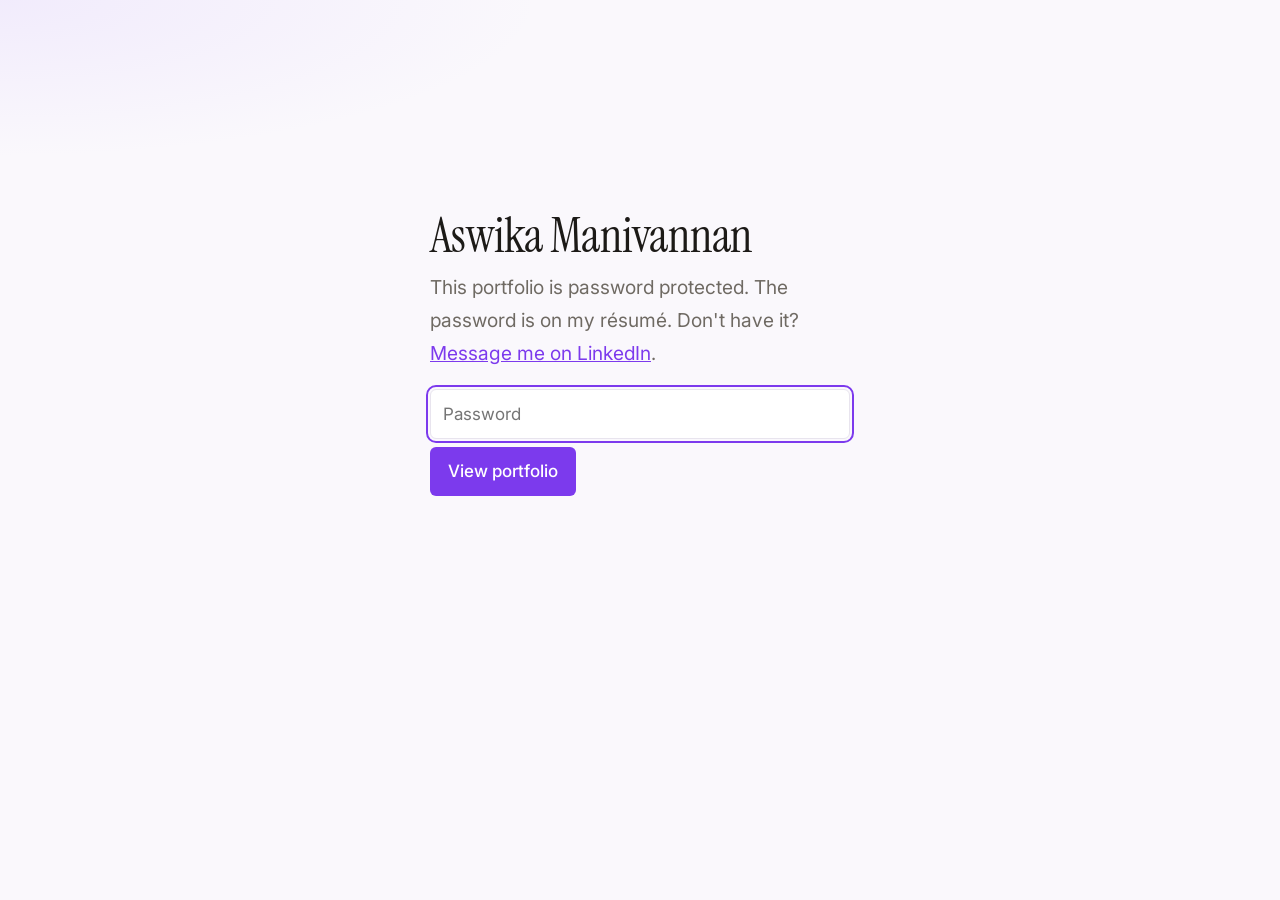
<file: MCP/index.html>
<!doctype html>
<html lang="en"><head><meta charset="utf-8">
<meta name="viewport" content="width=device-width,initial-scale=1">
<meta name="robots" content="noindex,nofollow">
<title>Aswika Manivannan · Portfolio</title>
<link rel="preconnect" href="https://fonts.googleapis.com"><link rel="preconnect" href="https://fonts.gstatic.com" crossorigin>
<link href="https://fonts.googleapis.com/css2?family=Instrument+Serif&family=Inter:wght@400;500;600&display=swap" rel="stylesheet">
<link rel="stylesheet" href="../styles.css">
<style>
.gate{max-width:420px;margin:18vh auto 0;text-align:left}
.gate h1{font-size:clamp(2.2rem,6vw,3rem);margin-bottom:.6rem}
.gate p{color:var(--muted)}
.gate form{display:flex;gap:8px;margin-top:1.2rem;flex-wrap:wrap}
.gate input{flex:1 1 200px;font:inherit;padding:10px 12px;border:1px solid var(--line);border-radius:6px;background:var(--surface);color:var(--ink)}
.gate button{font:inherit;font-weight:500;padding:10px 18px;border:0;border-radius:6px;background:var(--accent);color:#fff;cursor:pointer}
.gate .err{color:#B42318;min-height:1.5em;margin-top:.5rem;font-size:.95rem}
.gate.hidden{visibility:hidden}
</style></head><body>
<main class="gate hidden" id="gate">
<h1>Aswika Manivannan</h1>
<p>This portfolio is password protected. The password is on my résumé. Don't have it? <a href="https://www.linkedin.com/in/aswika/">Message me on LinkedIn</a>.</p>
<form id="f"><label for="pw" class="sr-only" style="position:absolute;left:-9999px">Password</label>
<input id="pw" type="password" autocomplete="current-password" placeholder="Password" autofocus>
<button type="submit">View portfolio</button></form>
<div class="err" id="err" role="alert"></div>
</main>
<script>
(function(){
var P={"salt":"FOR5ghSbYhPNIpS9k8ygzQ==","iv":"1MUnjv+jKXoyHlmi","ct":"/7ooKq7d67TqK3WzlxRE9P2i+s6CWZWJrRkrYkrXkdDAKnmWhwPTCVJrf4klgVu5pC0BIZJhognVebAYX/ABwdfyVUxyGFx9+qd37F2+4jPgCc2IsrKwgfg2RbANVv2NmWzpZW8mjuAym/ux/RtdABqmyfak7mDv4kWT0XwVEgr5wTzvolHx6wddsBqn23VRswgHgKsbXVW3xnufPltZ2XORHtaVyMo/jx2NWrebXiWVJ4IqZWyRfV1kYqq6ghIBAFwGLrW20zohgdSmZWCahH0Kb1SIv5u7AeZG2+LqBwVUtvCUPl/6p5rDedwykofON+mSZNQ7KjzVh8C7GdK08w3keWMq5Byz6j2DS45XPAmy+60/vDG7k8FJ9KTbBYdu7tsM2VMW8L42eFW8Jks9yyU+4INIeDTmi41ahu6qzk27GpGgt+GUudVBYL5ThZichuWdviY1K3RKYhFpQC9/UVRKKWSm9Xs8FnUGbltZNjkPgD7Zer29OSRHpXsnjaFz6hjs/mnk+DprOJgijqC7CXfzXIWDA9Or8cnnh4gYP36F7PbMZUzjKf9nMEeuav00mxd8lFi2fZXLcZyUFOA2ZmomYuAr65FxLFvwe937VFV2pZThXKkyU1tter8muT+Vm5hrQcznJslkw+yKwTJwSF7p3aQqRSoS5uUimDVrKV/1kTLeP1bpxVqg40IVZiO6+Uh66Brw1/xJf1/070qaqeq6g2FpVjSfmAlirJBGdGLUxAIoxsFXQP0pTWgBfoI5/q1A4ZC3R3CC/lhCPszzCYALnLi21EZ2Bk+MyQHLynaHp2ZQtkSOTKmh7ErV4slweeFfRbNYUNEI3vw6SbZE+zh+NRCO8gJwizyXX/5yNSDE5RgRWyTMwuiy8g5PrgQkGuYOSNrpAnEK1AqZChiWFrPssM87vI5KdjwAr7nYQIykU6mPPJIlHF2UUlw7/qy2QvpmuX4OtPD+DBbAxtYBR4Rczl1JvvHLfcinMsWR5/iVACVRoZByQrj384g3YlqawxDkGI14m3trk+QnYqAcpxg4FVV8ZX2yLE3zkoB00IJqiKCZt5ox2G4lWl0IDBwB0oMf+Q+b29dFOGodGdoeoxaFBcu6pRwrmCLYrtYK6Z48yf818svwfHseHnDcO3d52oRDFxFCk5CTDRZTw6rnnTc6a/zfhQ9CupuVMlgIOGKW3o25/E+7YMW6AxjhL4VQ2OMl+G5XhJ/C2efUCCtulGACZQsZWXnFkSS0JejD/zCf+Y8PZXI6oVxJq8GkxXgwhouBF48VAhGivOImA+ZPADE7vhlmgCAu36o2gOXLIyJdcwVhJvaKm8lJb8M3ZtWUn+FFAfPgxI2nGyXGCtYcNzXwMZdCxRfNzAlmMI5iQBX3nSEICJxappC7rxFJRKf4vKknXTbFSiQXjILwKoi2nx/SRusA8+p6wC2SmOOGvY2A+pjQAlBaTcVlySrjzFcyOXkWMQRxH+o7BhVoB3TdcG6Gh4A1A8sqHhv02dTpM7RaZXtNhM6twZJ9vB5FuQvvy5wUaRCqyQfaOKQs33Rtfg0RH/8hNXQ8MWrJjNKZjNOlbhVyekuX1rXjj2CNnnPysd7X2dEmSSZxrTJ5WXMHroAZTfqUv11Sd56aTKjNtWEaeFyhIkgTT3yN2xdyZxEddkLDRGFdw1GwOR6AgM171adyE6OCbtq/MhX3I9HADP5Vg90mC+Yofho4/MuYltqNpZYnH84HKY1nx9vtSTwFQYIlT1sLNgp3OBTSo6khmj1xa7BAm3iLCUROOtjVRCdi/kjt6z1eDY8pBqBaP9iYhf+8+GJoc/yV4nC8Dar9jsgE6kc09QG3I3xHL6eDj6xJMfh/iz9ByQRmphMgjRPh0ram5Q10mkKWasUnXfjBfDCKDCtSl1BZYLl3c65UeMF6ut1eoObsFcqz89Y0nCYfdQhbZB/DuLN8MqwrG8oh2vrcs++xFPAdyOSS3stGt2ZYTDS6SNseFZ7iAxl8w57re5BIoOJsi0bwHTZu2rHCymBnw5TbcnFXqaUdT8J9xKmSK9UqdxyXqeu7zObda4U3+YysuRMU9HISN3HkGuzhq/kt2nh3Ue4WDyhoibavnwPe2h2mQ+yxkUFk5E0go/ZonnFrFQkmA9pVQegGFWMWvKDRfSvKPcQEXf74OtJHqiQvNuvA5d5WuIp0GXO5MhnMBm45iBGtO90coELk/FlX/VZXsAqWwoIc8WmY3p8reIxf2ozNX9FkmKUF00lWuMS2RWbzOwdlmllAwOh+j7jdakJmyYmlI96wvjFwwGP9wlI4WjLfC25DAdK64dlH3+5aPgojx+kGeRM+6j7xZNCzGRGD1V+GKbprVBZGvQ0ARxoWSF6lFozWgePjacdvWMyBgZZ1xBu9HOIsoo+6Xa/ixEJZcCXZa5U+p+ZM2NP8o2Ak5/SAnp/aKfqUrV45xoPFKYXV/Wp0ZrMaP4RjflHu81Av7/5LurIP7E7/q9juxyLVTyYzxtJuXcenV2szWpo9+f2NrU66gOg9x6lJVzlyrAjRy57n0tEIVQsx3wWUUS4hQsG968ERoI+tgLbYRMTgyP8GoczyqfOvyGHdLm6DOXpl7RQwK2hIIgho9u/HyTciiYlABxgn7IivpchBkZNcHIwQV/6i3rXObNXv2yKDr3ldfEXZcUSX6epHRl/dTk0Soln/czSsRBlwxGj2TU6pHsfdL/Wmw9Aj5VNkj/cMzLWRrBUvv49/q39RJbR8A2DEn5oGozfGDg+szBfjkTCmqtMKZDY0IgE/KOORx+PQEmMlh+9j5Tn9ONtJdLmvDlX1JAiQXVeyHjQYf04HulbdWzl4QFO6GYJQMhOp8qgpWvFcnAG9hstCLVsQVUGWMZlCV5EUg0NOeqbVo5zNcXIB70beCkpEmSx2cGTv4gFwn/OnZuA5c8bPFwWaSynptj1CKFiOkFBpozdUHlwaNTnqU+JCleAlwtJ+l1T/T39WnV2vcrwGoqOOoosoz75z51M5Yz/BfpVtRKerAjVFS3om8LjVtFUiAMLWoEX+HvSARdIj619R6EhIMHLLZc4v26DJofd5g/vPo4fCB1XCqaM1FoC+0z4jodsGd7uku17ELPd/gYUKGHzk1XrVDirnLgUApqE4tEslYk0wZPbRCfl8waXbhtZoDlWNHygXsfNQrqYg+i24dfGa6SjdNTok0TMYzr/uUdjV9SILnKGRUcVWhs3S1ByjPUHHpSj/74/Qfvl3vPmAKakwLPFX2pFPjG+CxXg1RZivvIimcB8X7vE03N9q5+4sEDh5ch/VyWypzSVrNGvLkwX9E3xrsmQ3TF4J/fUqmdpNlX0zfU49AfC9ONlSLsu2rT71zg9XNo2TaGl0TIY+66dgr6Kq6cttc2ru0U1eMV5nhepeP4ONYqdqJDTa/yk3r95EfMFG1kbM6eeJmjvX8rOmAaENWSf25j5n0xyoe7cJoCwzJkeSd2xy4/k97tAXVfo0adWLhrbiOuYEGP/i+cTb8Wb8B5UP1S2wssMfusg1oS5d3cFrlJhSadfjhdnEiyKYPr82LB+7bUvdD2xPE9QbvtR27YpaYVAUX2J4yHj5iMP+pYiJVrbOTnAOkobOSfbqWHfi2F8zqsdZBOejWs09IlfsiSJcCYhbO3UFJPYjMagEAVNmkRGLWsVLEjzJQIHHASzZp/mAmB6SG5pIA2zEENuEXP6JyNkJBVo98gB93mGb58hYf4M5F1et5m2NbSow8/uXwc1jtZCotrWfUtTZtTtUHAmGYVFsJZUngNEwPPDZ2XWfrTtyShtqhraqPelv1p0Q/Ly+OlXVombBAZ6pftvzs0UmwciGQraf/G+fXMbIyL8kS735Ff8RZGxWQsyXypW31PwiY3ubspcXBr0RgZv77m/WvtzS/UW2VzXzVGNDMDe6XT1sc5vrmKj2YfUzfMfh/F/B8zCsGNeYqF6YZPyhSd2x/RclE3hE7abtUP2oHXOACOgLBGyyCcFcfeE6VthTFCXbUfFruyyg1RbcVSevun9BAuiPDP82H6XgHe1Xd/V6JSAKsnYWj1Ml5M4OXMuX6gnu/L2kMj+MZECHtGbKPiUM+rw1diWKWLIfGLSo6uo2tAK/y0Tbwkunyh2aSAcADh80XH1C/u5btQ7t3axSLzvbmCHIsWqoI/Ipf0ojP7u8Skvqz01++KzMs3hSZxN9xXBXdAZA8XixHMCJdD2MvJfvoMldJXhgXr6MjwnGhtGMG/Vy4cMZRTIFyfNkileixXBy10WQg81Yxu1JO0Xxz7ToLhna/fvti7P5mbTO2cPI9JRM5kpKd0fqi18uKHwrkDo+iZpMV/B3gdpoHIBxsVzEGV3amVgo/yfHuoop4TlT99lL1EfIZWS69F9rdD7RSH0r8K8EW7FiWCo6mQCWH112YyrM90SwLHJhL/317lMx57fMRqxTnvRUZH6O9u3lM0WItKifiHry3t4D8ceNzP42lI6HfyYWyyyxY+k/QlcDsMAWbvcweVcxd5HIeCk65PcSyu1aRQP2uRJS3wGfnvgtaQ/ysHeH1v7wQhW2pmepK0e8Vhg2mXqsU3gvu5gb6ay7V+bRl04GIPQHfEeYkYN7iHSY+8g+wxFj4TPV/pV7Z9uZEWaR+t1XO36Z0bHbxf5WfO+pdvpNXM7jXudypLpyCDhjJymonJ2YCvHi0YjP6l259wDYwQSZElXoBBr/3aAq1dsV3otud4ITV3OXH6DRy1ArU2xQU8cGJspLjpoe0BJdj118vXy6qIHfXVYFHM8MGMjXAvFaRHp6FO59xx4vY/n1ZYISWzztAVE4arrJbWVMtTR7sEdYlNGP7g+0CwP/9LR7or8WOWEsNEJOU0y0XL1uEQVB+4wvgkUG+HspV6RrZLL05q1aNUUGVl9WCjWS4ekOOsVfqdppLggNb8jx9fIIKmQeYqrlViwkAtX0w6Chn56He90rhiJZTa4JlH4U7o7jexZUef0kv7k1FhiYeufzLiF4uNvF+pa6P4qQP1lL/pXE4dqz/mX8TAjbkxlC/Ie3nKDpxNXEBi1kINoTimzeBI/EkwK2Tn4QFgTTX5v/[base64]/Q8k/wcsR/trJKw8A/ASnc2HOvZx+gP5rmlMv/[base64]/7MkmZ8Ooc7wmatdX/c0yjQ5CyEd2Hv/plMkTYSTQb3HAi2xNEDA+aTBMpZXxAtt9ekCoyqw/SREuShwZRZfuJgSMngIlwpTAdZFHt7rd15FN39sxpXJb17v6hiA3eUSG7IEUIN/BEmUdU/c+l9hXX5FLExkEVtyQj+xIa92uhcWb5cNpYqawDuMBUKKYEmIfOYxymdc6OXiN8SGmEo7ZXpr4NTxhuPZ8LV1rxyoLFP4rPQbFNYTo+xOHkdQjW+J5EgeUdSANlmsraTSe9IHHkQZdw2NIqUamVp/GfD7vQjhGSHKuiHUVY5j++UKWZQKJzzMz+JQ6O7GOeyPDeCt/krbKX5Cp/WYFbZsBf5rqvGMqkwrzJ61NxEOKQREVTiuwuajcp0lm1Ge5P4BZbexWYlGlRlkruQXGZUhFFYJb6xXoEumznQoC87y4tPOdZiS1Bd8Vvb+YB/1yCtMerNQ3twfWxFzSAFzIBO0UxalRPrEFuJvRzegR9JGYprOH2r3nw4KZl4e92wS61t7L/YaOnJ6vLhSOS0tCov1jJ5a7aksyuoV00y5WEBbfJ7YmgdtQW04MaZU6tmsakRsCtY1bV9lHXtI14RJPpwqePo0jXVCTYkyr9lgWOaTPzvBO1iC9ezUkQpEGbou++IaV77st6DmgLRPqWufUyPdwr1K6jEu41FQ7Ygj7RUy6Q+e1IxPrdMTwi/xBlUn6svufG4FiqJQ+3L0bmZ80lPunfoqzZNdDAUe6MLjuOSVgu3Y66s5u01sZQYvnbMSArlJmTgv+7AWTcc3W7IPi0cTsIdr15xKGZXGIc4JElmPITtohDvHhYeW0RC2/25RM08HAtVqlv1Q39QTNmMG2HA80ZydLQbjNuHVkO0Dl6/NMD38b833QACv3Q9gjoF9Uakl7LgzvqllTvKh9FKC9FjLDixSCb/zAA9Or3yrGXjy7PFm4B4Y445oh7M1KzYu9dpjnOIEPEl51YS1jSbQ2hns4zDLnij8bwskSzjVEnBhlknahGtdLbdY6pq03YC2D6rIOOoF+1Fnnv26K5Oq0wOSOgu4XrjMrnyk0kbNE/wTuoG6ikUknMylwOCiI1PMu7lvgKICo9aSObve6SHgKgdRwu1dXowrkUNJM1jmubcR6NAch52B9TwnTA9Z2op2AGV8fEitVNIDxDpk/bTPvjE9scDm8FG9WE42uV3jhsPrk1h6PvMNdPsA2hRwf+NyfAhwSp9bwmHE72m0TkhXxkzYkmfcobae0ZE1K/uSnYQEG/mfVx0N9yoHa36zhNqHtZaTUaNaMLmGK4NPL0fE+TGoS/DWbF5hy8HcbhMfsv1OJubGTEksA6bxr2/DP3LW94YybqYLzMnVOU1wLCBP4YlhIwrDLVN0Mey7YCViJwILcVoaT5ctY3jmIVSe1brBD2bBxDHOSZDrwhZwDracU9nd4RDY/tffSvxUVHeFGpeo6vsuTLFzjfoGgMFDxt2bR881LDqf/tJCf3ctAFHQZNQDs67DJF9ZNE5sFaxAe6EL9IVgnGdaMpRwMVMT1uj/cW0ghrGrAgrlIN09WTxuBlAueWDkx+9QfHGu5eg44PXaW/cfnP1d2fsx4QNTYvgVhOmVtI1TUsuzh+1/OFpssr0oV6njWYGuKSPPWGHMlxin+nxBjeBHxE5cD/hWFn8pMbO32NU7TbPJiano43eugZsWAunl0lmSqI2eqcdXENrgrmX5+EeB7MaT+fGcNVR9rQdjg9Cc8HLnN0HDEdcHIaouzDaAemJjBTgLbFeyOuqJx6KFhc3yrC7qStTU9QJenzBNK7uZ+iWSLeeNKBZb9oEJ05FHqkidYNKrLw/oeXz4lFCYO+RREMNNBuiwbPmH4WSGQff64nzIKwul0L4lqoCcJK/Qd9tDxg35bzmSU3loyHPHqkY3uXhFkVGYQerhud7uSRwErpJ1z6Pf8lC9yX7QvBgSWwixSAUAPlpO1T1h1TTJ73QhK0aCpTSylE4dWl3co9/SnwVNyOm5qCsl6ugtFSVCfxtukvLoRprKiKO4b5XOXzk0/c40lxFcqSgsHiMMqU8pXM0qDMdh87Dd//HcNrcbrosLWuuMfPg3WQhYhT8mqnDCAaoB2hsbY8VHs7k8TtyhMPVIT15MG6OVnLp6Asg8s1oXJYhUAN1A4C0K/dCPp6Xb7d874UcZWxVDU71ifi9Y0PBe2vK0bK+0ENwdoTMi0XrIkU0mx6br+jR9zVfnHDN5Jo7VH23TOPZ8CiiMiWFKefElVWmhNuYV2t6y2gyWBRk5a/Ka4+P5iLS0q5iKVIZFHFo8DoVipWnV+vgyG96xRnb7XLxpSasUbGtu9vyvSgkrNvwc6k3zg6HdYtk3I6JfDsj3f60kWOfSRn4Y/irNWV1Hmhb5W3088WPpxiLhyiADAs/z0RGPqFelhpc7bdKDKiZ4bB3Gqk4v8RIbtoKtrsrrivOcYCXk63sOA5b0x4riGRctzQD//aP8P8gw7nu8uLpl9qUZYEfHM/kdZ6zNbkV0xUIbX6dwanvQCjfxr3XKe7JwdjTyQeaDtTzvtVPqeeaVoVGCmAa7/p4T4hkDTyrpyhvC4z93SoxTEMS7djkS8C9kaCHHrYIBh0/V75MM+2QoQ+js7i2/yXiRFqDpy7OiB5DQ2dE+k5T/czoP28cWoHT2h3LplppAYWjRi+jDxLQiGmGhsPpkrnIZCCaSrlToPHOYeefS+fZCjW4EdkcWkBia/MSzZNaLn4KarvTYbpkaG6d+HeALqgFaEAQYoy7TtTVWIA4W2Z3B//1LnUECkfxU5Bgn9rftFYOoQ0e3rMA/SfKcllmTWQcc1vxewC51Vg/3dTBDidb1deDSeXb0YHzsA7D9C8D0CU0HTlBnZFMUd9hu4rYL/q5/qxhLipb6Dm3XXVkURliF/xgoeZgxSqZvRWDA8onBkbemD2RWGOFY98CwvBaFpybA/tZbkkiRHDcheDaYStUn6k6SqyWQy6Hn70aD0nsmInCSZZWT1Wbg1QFMtXbbhR1z7WTzrqA5G93I8b8bJxskN2CyUJBBrr6A/QoaO6kOJ0+oJ0srxzagLSvF7VXPxR0mXUNMbDolKhQ975EN5xhx4JP66NP9TTMh6mCiGX0k1pbaqB5PJW7/6R2SawX2LYV31tdhwTpJe4Oq4kBGh9y4DpmWssuLqW/75B97uupcvxw6k6lzYwRxjTDFSYGdy5XMSfgpziA0D7fEYayMcWiX9mj/XZ5l9x2E5m8RyuExLJHkazbPlm4ZHDj48myjpXil5MBtO+/cru7vo5/lpcnX6AKcXrRxLY4t+3vlNQnr08EaIVHnUH+RtxwDVFPBy8wU+xgthjzKCH8s2jmPM94RQ/qTC4DbPdFQM+31/eK7FNlSrO5OoElJROeAaMns71B1kSGELboQ9DWCROLY9ujdl3pllhLY0xqhzDZaFQnEvw+m341Ywnb1GDj5RrVos11Cf5Ayx0Lah4CCsdVyYjk9c3QmIt8uTBwHg4sJJtCpvv/H7tfdOcgFmFab4efzhgmgu7K3ucBVMhsH3ibCnrTxocMOh6Cn0lEv3tV0nykmicpFJIvBXcvauGL53yUzujEHn6yQp6smkCXsuxpDTUpXrPivVAPDfjidv6WXw0TDlb35E0pZlCa0kHXaUdEA926mmC+IhQBxtvRkCmTuZL9WpN1QiHQ7XrdmX6PueYSOGK1/0pMDoysusIOBEYANGE8x6o9ejw9Jj5y1/IGbmy4iFtZzvp00iXvpVIrHyUIvqKi7req/+EUC5xtp5GPuvdJVb+4rLJxj229oLsR2Ftc2KxSk4L/9L+JhUiDzLDGYGW2i/f1mAn5rq+/iXPH+rQG5VP7y4htwI8hr/Z0Uq9WWa+B5RaQC0yvzIuI5MpmBiKJKNRqzFt6+Ss3viEOyAJBsBXuwVcA7P7K9IUaSwM6aHOZwJ2Nk1cAL5krcaq56JZyD6vRoaZ9f1IN5xLPB+CLz7TBdepJRQhsYyVeGeXMqNR/GQoxLNv+o8dvHDyLYQbf4F8X9I/K5VKFMLkgFGzSalSEmDznM9EnPFveOTwJJLbsLfHg3juip3GfElkNerRhGpN7z9zZM03Y40ymJ6hbduzwLHVMIkDXBdPg7PyxlNy/zpHjEpLtqo/[base64]/8nBAwZpmeKyTpEaqxFtr99RuonCOX+UCohTI9+HxHTzyQkVMgBsSneoKtusRF4g0fjTph1cMDkiLpX7YtjFX4u4JiLYf71m8p8IIytcYQ9ehzzqjw0o3GIpX4h/Ex24gHjjqOBbfAM1kZJONw9pRPMWI0s3OswM5HlvmynYfuoRGMMuz61sBe6bQNatm2zF6qmnhfibx4YtFVAmuRi2wtmTJgfJ7BQEctgCdFbzkvjJ7/A4zwy/TKcaiKyKlLZBctZ/Wy7iIus11qw6K4wmenTlQmNlX3JJC5laFmvIIFJFjStxN1P66a+WSw+ym60wdkTszuMNy1BHX1ALPcsq/85suQRJRKH3J0a5uUOzSeOMXdou/OQJHxXNI/fCqTzZ+Os/Hp6tDXxRazfsl4sXqEdB4MJ/IpDEKZxucemCpWRkcgAC2H4BKML7hPQO29ksNoDYnzP3NRKXauOsPp+G0OimNbxFDZTz9hzwCXloCxZcfyIYBbOhYzr1qlCc7OzzKgq1gnm/i+bHqu1+81wT5Bg15J3qnZKlOafPdEnDtXZWAUm/wRmzs8keCCji1ze2sPKkBZqLiQY2u9QF9AE4J0hEAt8uRt79X+E+wLkIjOFcJcLrLUCfMLMbJ3qdlIL+KRV4R/jEaoLU/W6z8mmRmAJHUx5J85HPqccfky34Bh1NKpOXFNFxjpygbuPP6NLhP+kee2CUtrZorJFKD7i9Nlp/cwClfhVY+ne+Vokr6gI3IxsGIWI7z9zALrqWBF/pU0umikdj/MZGBci1n79XUi2mWSLQxJrbXGqg58Ad7b7lJPTSvt18aOoZZPu8HB9IqFcaelZ0plj2LT6oF8GYk8Q8EUw1bx2daES5dnzw7xcsJuQI+9fqJKjotpn2P5ynGd+Z9Il0Zv+WStHMt9USbXh1hm3JEtZl+fNJiYIbRGKO7Z+zqzTVTp52Dj4MUOHHgDdSKcE14MNX2m/XF/b3rkeqDPkTIkTgZmL3mYcK7k399p3CfCfx//4l/+Gpgn9hWTM70wPUmJKP6SKCV5S6suoQznuXU3JBnofbabGsqa/7GmJ0Bhk4g4x2naQSIt9NUOpGyiNIe7surIta2ASc+WvkN+Dc7LGhgXGAVYrPxcjXlanwnb98Kj81vQMrgUHo8PyJYHxQF2G7ttaXspaMR2X1piUZoCn3rrA5O7FOXBYqLvxV4IglL5cM/6EvbyIl34LEnnGkzoP6f8mGVbqRGG0YkDwNYz95o7C09fu+opdKtZ/JlkmNTOG9zKOwcM5FcWeL5zc6Pp/NUE9ZJBLak2l6FLbQwHNHb6AyVQY+lg2c9saPO4qXrKpzIvOP2MaYGh+4qxci/sPQF4viuJk6EuutVt2wDfBhyNtC17PChi7WZSZoflqv2sCtpsi71CmTrjqSWuPBMA2J04bJ6RryDt98DUedR7n5SSCBP0dIBWWerzZ4LXAfpjLVUkdqwW9h/qILxsjgq6OhbslsqWF7P2lCvwH3wI1Mjv0rF4WgUlU7xH6wpzmo2SmDDy6h52oBp2fOQPeEQPaa/oM8JuTJ4tFySGAWZWSrQEeDjuVGuBEFmS8/KtcOs+teqYfeagmyNtfbbT05ZITzgQu3KLlDWfO90ie5eV3Wmc9K2rZuLIy0c6uBS1lBlqk0J39hqKGiLu+kAjQcEDelNCXVq5EANDcQQGuAuoHrN4s/89GwvVqcyGnr7bll3BjKRIqFY08/dI2yJmHCsWgHHsBeffMLcew8x68OxQhKgWAn4BpKUMjMRq6obju8CJTv8ADPELN7TnywqjcVUL70bhjgK7oFzQKJm2lwvudW3DFyvDem9wiI8jOyLwWs8SF5k4Krb4WZ4pfZh74I6JERYvCYsDi31VrP9jK2LgzyTdLBCduc/3Z4PsChgfwIeEnS6OzY+sfaPwLe92FBK8e+0Qgn5n8uq/qcF7loJioeeq2CR8MzobzvbN6EbabC1eKiXZjYGjXULQzvkty/ADPMKVTA0UPA083qdM6M1LlWsYzuklmncrkFz7o4u7Q4nCKMgOVChe8ULMqbACS2j10qU5jkgJa3+eMh7na2Ssu7ZglZAyZMloyahc+3k98Oqe/S+ZdbO083Sxm7MbVRqmbiEnSmlKB1ifLrQDEXeaBmCsLMYsYAhbvEE2IsKUsS69xyUr9tC6lzJ29Y6mKyKrr0twbfu1L2ru/YT1WCkWVwJIYHOGb1gXmktBJplcm45GT0sREkbCeJH5q204kzxTd+93SEld+H09P5c/zJmMwLg2KDM/1f/ODFDwgNaoSacqWVRn/[base64]/gkwo0kFewkQaGvqej+pGQ01f1NyE8RFdnj+I1Zq9OYeam1z5jSmEsqlwhXVFUSbHpb25EItnECqZuG9XRMrmoo9gKFUIHBOH2vOVB645mQpouov+EAkVlDIbPj33z/PgI/f5ZiGPMUFh6I/H+Lwe2aZ09hYzJ22XmPlRCFocnbD7NYgBsudnNmhwz6wkSkAKteOjpKhFRTYfGNERnkj31pXyyr+Fo6nlikGy3/YRvOp/UBT2zVluu0CgNCpDlH0udg1zVi8DxZuMUznZAtRvfLgHmxQ+HNs1uCJAdrrCkYqxFP2LKO6EF1YH0NvflB9LZD/BmIN3pi73t4oR1FWhVA/zkxZxWiDqTwzeArgWnF5BqPtowP","iter":600000};
var S="pf-key-"+P.salt;
function u8(s){return Uint8Array.from(atob(s),function(c){return c.charCodeAt(0)})}
function show(){document.getElementById("gate").classList.remove("hidden")}
function open(k){
  return crypto.subtle.decrypt({name:"AES-GCM",iv:u8(P.iv)},k,u8(P.ct)).then(function(buf){
    var html=new TextDecoder().decode(buf);
    function swap(){document.open();document.write(html);document.close();}
    if(document.readyState==="complete")swap();else window.addEventListener("load",swap);
  });
}
function derive(pw){
  return crypto.subtle.importKey("raw",new TextEncoder().encode(pw),"PBKDF2",false,["deriveKey"]).then(function(b){
    return crypto.subtle.deriveKey({name:"PBKDF2",salt:u8(P.salt),iterations:P.iter,hash:"SHA-256"},b,{name:"AES-GCM",length:256},true,["decrypt"]);
  });
}
var saved=null;try{saved=sessionStorage.getItem(S)}catch(e){}
if(saved){
  crypto.subtle.importKey("raw",u8(saved),"AES-GCM",false,["decrypt"]).then(open).catch(show);
}else show();
document.getElementById("f").addEventListener("submit",function(e){
  e.preventDefault();
  var err=document.getElementById("err");err.textContent="Checking…";
  derive(document.getElementById("pw").value).then(function(k){
    return crypto.subtle.decrypt({name:"AES-GCM",iv:u8(P.iv)},k,u8(P.ct)).then(function(){
      return crypto.subtle.exportKey("raw",k).then(function(raw){
        try{sessionStorage.setItem(S,btoa(String.fromCharCode.apply(null,new Uint8Array(raw))))}catch(e){}
        return open(k);
      });
    });
  }).catch(function(){err.textContent="That password didn't work. Check your résumé copy and try again."});
});
})();
</script>
</body></html>
</file>
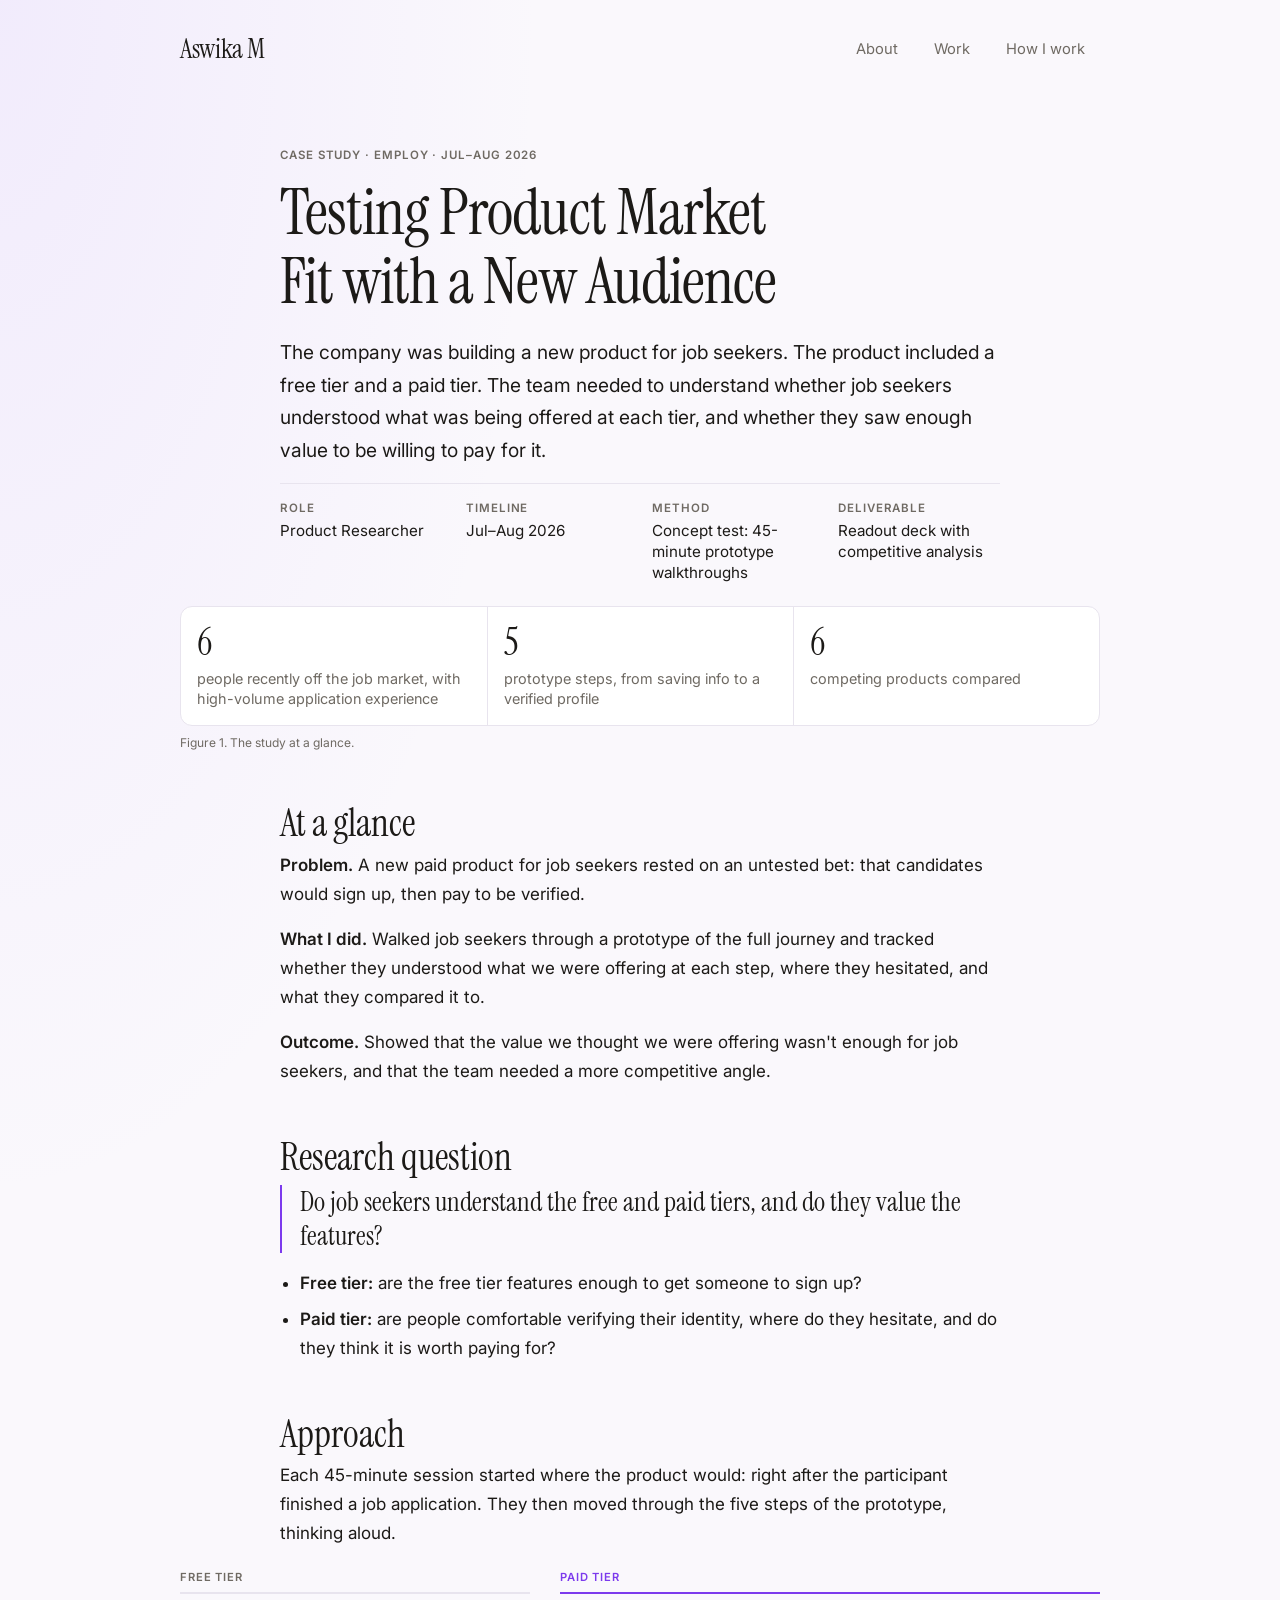
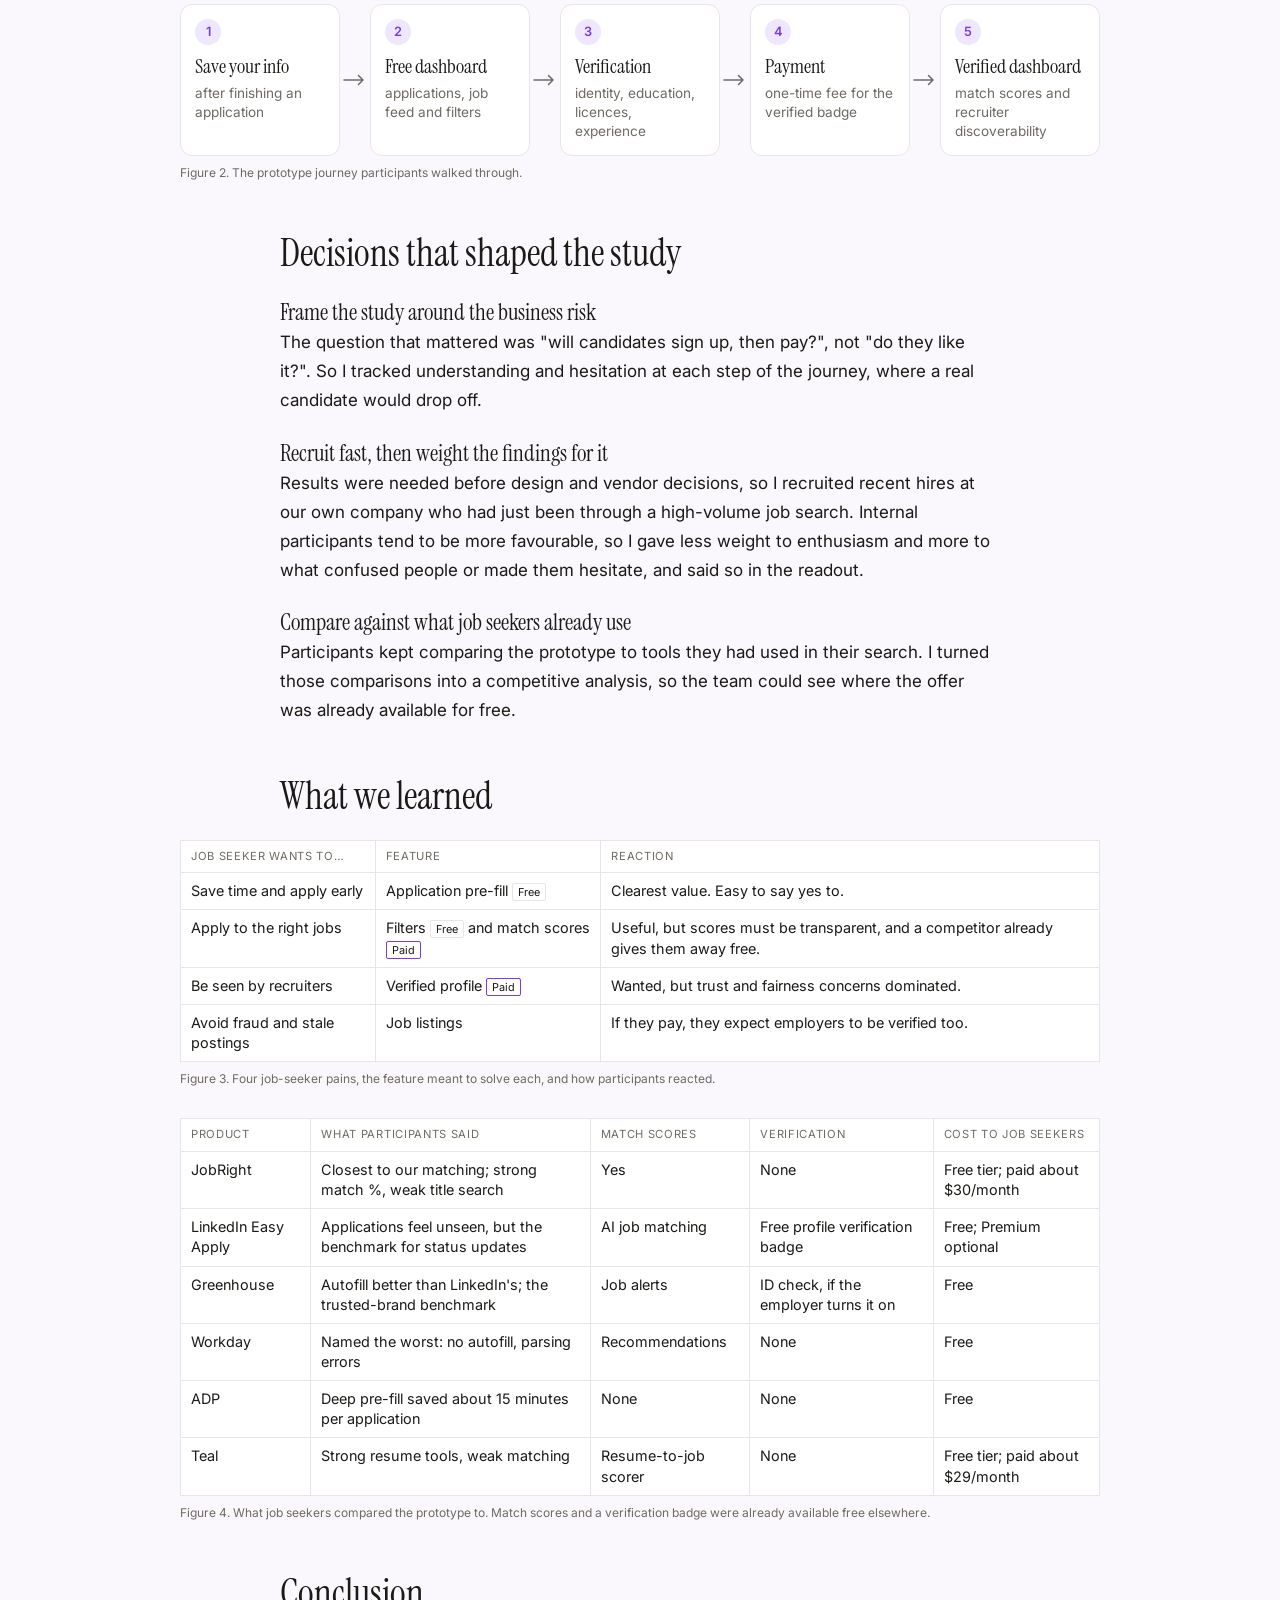
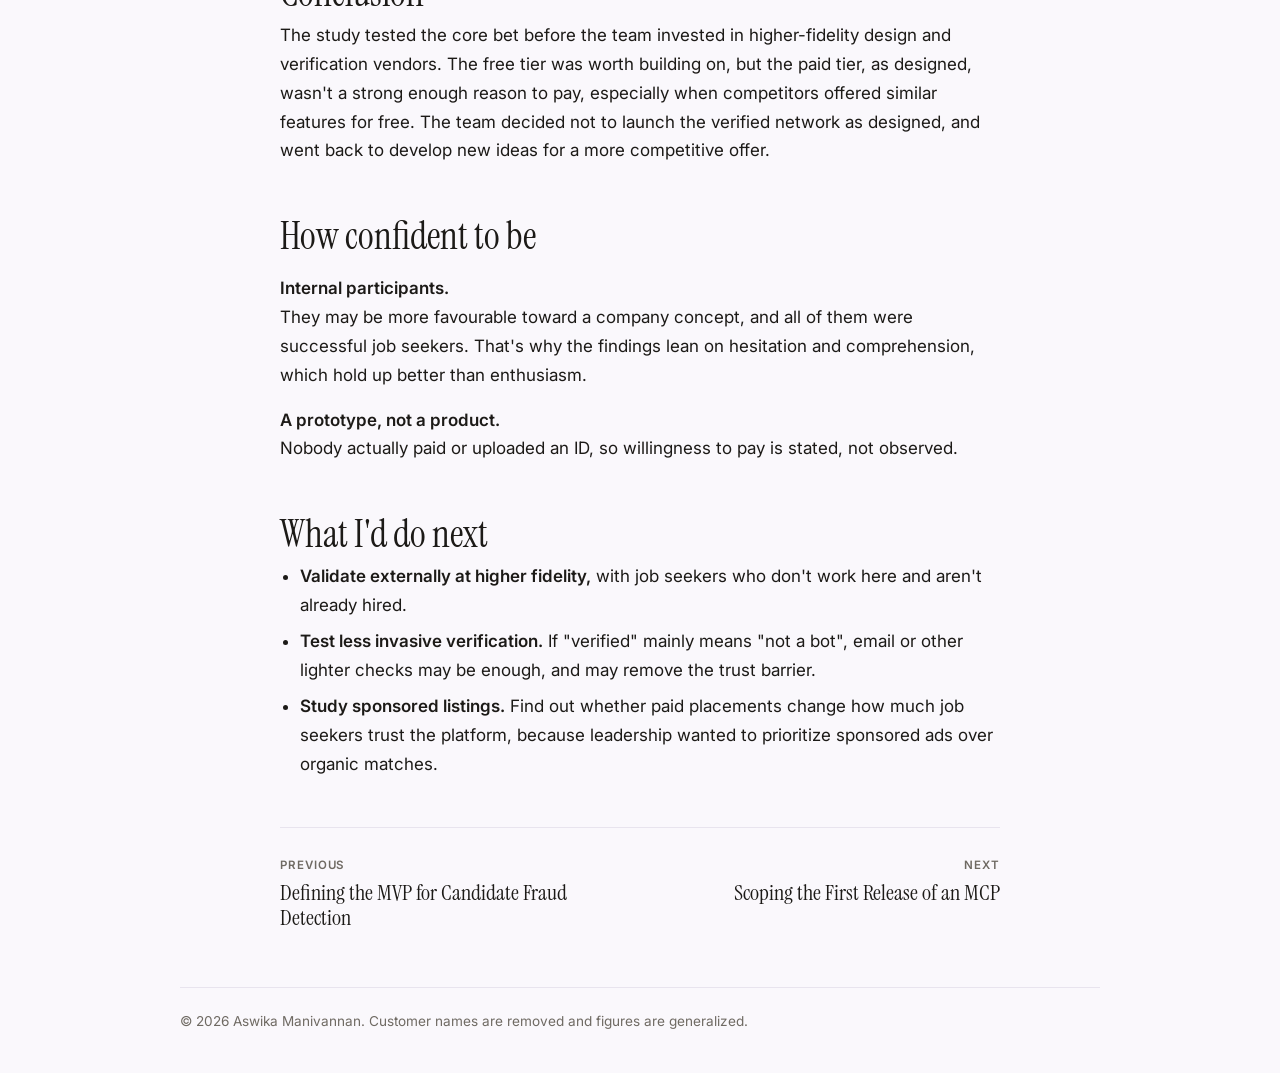
<file: talent-network.html>
<!doctype html>
<html lang="en"><head>
<meta charset="utf-8"><meta name="viewport" content="width=device-width,initial-scale=1,viewport-fit=cover">
<title>Testing Product Market Fit with a New Audience · Aswika Manivannan</title>
<meta name="description" content="A prototype test that showed a paid job-seeker product needed a more competitive angle before launch.">
<meta property="og:title" content="Testing Product Market Fit with a New Audience"><meta property="og:description" content="A prototype test that showed a paid job-seeker product needed a more competitive angle before launch.">
<link rel="preconnect" href="https://fonts.googleapis.com"><link rel="preconnect" href="https://fonts.gstatic.com" crossorigin>
<link rel="stylesheet" href="https://fonts.googleapis.com/css2?family=Instrument+Serif&family=Inter:wght@400;500;600&display=swap">
<link rel="stylesheet" href="styles.css">
</head><body>
<nav class="site-nav"><a class="name" href="./">Aswika M</a><div class="links"><a href="./#about">About</a><a href="./#work">Work</a><a href="./#how">How I work</a></div></nav>
<main>
<div class="label">Case study · Employ · Jul–Aug 2026</div>
<h1>Testing Product Market Fit with a New Audience</h1>
<p>The company was building a new product for job seekers. The product included a free tier and a paid tier. The team needed to understand whether job seekers understood what was being offered at each tier, and whether they saw enough value to be willing to pay for it.</p>
<div class="meta">
 <div><span class="label">Role</span><span>Product Researcher</span></div>
 <div><span class="label">Timeline</span><span>Jul–Aug 2026</span></div>
 <div><span class="label">Method</span><span>Concept test: 45-minute prototype walkthroughs</span></div>
 <div><span class="label">Deliverable</span><span>Readout deck with competitive analysis</span></div>
</div>
<div class="fig wide-fig">
 <div class="funnel" style="grid-template-columns:repeat(3,1fr)">
  <div><b>6</b>people recently off the job market, with high-volume application experience</div>
  <div><b>5</b>prototype steps, from saving info to a verified profile</div>
  <div><b>6</b>competing products compared</div>
 </div>
 <div class="figcap">Figure 1. The study at a glance.</div>
</div>

<h2>At a glance</h2>
<p><strong>Problem.</strong> A new paid product for job seekers rested on an untested bet: that candidates would sign up, then pay to be verified.</p>
<p><strong>What I did.</strong> Walked job seekers through a prototype of the full journey and tracked whether they understood what we were offering at each step, where they hesitated, and what they compared it to.</p>
<p><strong>Outcome.</strong> Showed that the value we thought we were offering wasn't enough for job seekers, and that the team needed a more competitive angle.</p>

<h2>Research question</h2>
<p class="q">Do job seekers understand the free and paid tiers, and do they value the features?</p>
<ul>
<li><strong>Free tier:</strong> are the free tier features enough to get someone to sign up?</li>
<li><strong>Paid tier:</strong> are people comfortable verifying their identity, where do they hesitate, and do they think it is worth paying for?</li>
</ul>

<h2>Approach</h2>
<p>Each 45-minute session started where the product would: right after the participant finished a job application. They then moved through the five steps of the prototype, thinking aloud.</p>
<div class="fig wide-fig">
 <div class="journey">
  <span class="tier free">Free tier</span>
  <div class="step"><i>1</i><b>Save your info</b>after finishing an application</div>
  <div class="step"><i>2</i><b>Free dashboard</b>applications, job feed and filters</div>
  <span class="tier paid">Paid tier</span>
  <div class="step"><i>3</i><b>Verification</b>identity, education, licences, experience</div>
  <div class="step"><i>4</i><b>Payment</b>one-time fee for the verified badge</div>
  <div class="step"><i>5</i><b>Verified dashboard</b>match scores and recruiter discoverability</div>
 </div>
 <div class="figcap">Figure 2. The prototype journey participants walked through.</div>
</div>

<h2>Decisions that shaped the study</h2>
<h3>Frame the study around the business risk</h3>
<p>The question that mattered was "will candidates sign up, then pay?", not "do they like it?". So I tracked understanding and hesitation at each step of the journey, where a real candidate would drop off.</p>
<h3>Recruit fast, then weight the findings for it</h3>
<p>Results were needed before design and vendor decisions, so I recruited recent hires at our own company who had just been through a high-volume job search. Internal participants tend to be more favourable, so I gave less weight to enthusiasm and more to what confused people or made them hesitate, and said so in the readout.</p>
<h3>Compare against what job seekers already use</h3>
<p>Participants kept comparing the prototype to tools they had used in their search. I turned those comparisons into a competitive analysis, so the team could see where the offer was already available for free.</p>

<h2>What we learned</h2>
<div class="fig wide-fig">
 <div class="tablewrap"><table class="map">
  <tr><th>Job seeker wants to…</th><th>Feature</th><th>Reaction</th></tr>
  <tr><td>Save time and apply early</td><td>Application pre-fill <span class="tag">Free</span></td><td class="good">Clearest value. Easy to say yes to.</td></tr>
  <tr><td>Apply to the right jobs</td><td>Filters <span class="tag">Free</span> and match scores <span class="tag paid">Paid</span></td><td>Useful, but scores must be transparent, and a competitor already gives them away free.</td></tr>
  <tr><td>Be seen by recruiters</td><td>Verified profile <span class="tag paid">Paid</span></td><td class="bad">Wanted, but trust and fairness concerns dominated.</td></tr>
  <tr><td>Avoid fraud and stale postings</td><td>Job listings</td><td>If they pay, they expect employers to be verified too.</td></tr>
 </table></div>
 <div class="figcap">Figure 3. Four job-seeker pains, the feature meant to solve each, and how participants reacted.</div>
</div>
<div class="fig wide-fig">
 <div class="tablewrap"><table class="map">
  <tr><th>Product</th><th>What participants said</th><th>Match scores</th><th>Verification</th><th>Cost to job seekers</th></tr>
  <tr><td>JobRight</td><td>Closest to our matching; strong match %, weak title search</td><td>Yes</td><td>None</td><td>Free tier; paid about $30/month</td></tr>
  <tr><td>LinkedIn Easy Apply</td><td>Applications feel unseen, but the benchmark for status updates</td><td>AI job matching</td><td>Free profile verification badge</td><td>Free; Premium optional</td></tr>
  <tr><td>Greenhouse</td><td>Autofill better than LinkedIn's; the trusted-brand benchmark</td><td>Job alerts</td><td>ID check, if the employer turns it on</td><td>Free</td></tr>
  <tr><td>Workday</td><td>Named the worst: no autofill, parsing errors</td><td>Recommendations</td><td>None</td><td>Free</td></tr>
  <tr><td>ADP</td><td>Deep pre-fill saved about 15 minutes per application</td><td>None</td><td>None</td><td>Free</td></tr>
  <tr><td>Teal</td><td>Strong resume tools, weak matching</td><td>Resume-to-job scorer</td><td>None</td><td>Free tier; paid about $29/month</td></tr>
 </table></div>
 <div class="figcap">Figure 4. What job seekers compared the prototype to. Match scores and a verification badge were already available free elsewhere.</div>
</div>

<h2>Conclusion</h2>
<p>The study tested the core bet before the team invested in higher-fidelity design and verification vendors. The free tier was worth building on, but the paid tier, as designed, wasn't a strong enough reason to pay, especially when competitors offered similar features for free. The team decided not to launch the verified network as designed, and went back to develop new ideas for a more competitive offer.</p>

<h2>How confident to be</h2>
<dl>
<dt>Internal participants.</dt><dd>They may be more favourable toward a company concept, and all of them were successful job seekers. That's why the findings lean on hesitation and comprehension, which hold up better than enthusiasm.</dd>
<dt>A prototype, not a product.</dt><dd>Nobody actually paid or uploaded an ID, so willingness to pay is stated, not observed.</dd>
</dl>

<h2>What I'd do next</h2>
<ul>
<li><strong>Validate externally at higher fidelity,</strong> with job seekers who don't work here and aren't already hired.</li>
<li><strong>Test less invasive verification.</strong> If "verified" mainly means "not a bot", email or other lighter checks may be enough, and may remove the trust barrier.</li>
<li><strong>Study sponsored listings.</strong> Find out whether paid placements change how much job seekers trust the platform, because leadership wanted to prioritize sponsored ads over organic matches.</li>
</ul>
</main>
<nav class="next" aria-label="More case studies"><a href="candidate-fraud.html"><span class="label">Previous</span><span>Defining the MVP for Candidate Fraud Detection</span></a><a class="r" href="MCP/"><span class="label">Next</span><span>Scoping the First Release of an MCP</span></a></nav>
<footer class="site-foot">© 2026 Aswika Manivannan. Customer names are removed and figures are generalized.</footer>
</body></html>
</file>
<file: styles.css>
/* Aswika Manivannan portfolio (redesign: warm light theme, purple accent, Instrument Serif + Inter). Layout: one reading column (720px) with wider figures (920px). */
:root{
  --paper:#FAF8FC; --surface:#FFFFFF; --ink:#1C1A17; --muted:#6F6A63; --line:#E8E4EE;
  --accent:#7C3AED; --soft:#EFE7FD; --risk:#9A8F86; --risksoft:#F1EEEA; --good:#1C1A17;
  --display:"Instrument Serif",Georgia,"Times New Roman",serif;
  --body:Inter,"Helvetica Neue",Arial,sans-serif;
  --mono:Inter,"Helvetica Neue",Arial,sans-serif;
  --read:720px; --wide:920px; color-scheme:light;
}

*{box-sizing:border-box}
html{-webkit-text-size-adjust:100%}
body{margin:0;background:var(--paper);color:var(--ink);font-family:var(--body);font-size:17px;line-height:1.7;
  background-image:radial-gradient(60% 40% at 0% 0%,rgba(196,170,255,.16),transparent 70%);background-repeat:no-repeat;
  padding-left:max(20px,env(safe-area-inset-left,0px));padding-right:max(20px,env(safe-area-inset-right,0px))}
img,video{max-width:100%;display:block}
a{color:var(--accent)}
:focus-visible{outline:2px solid var(--accent);outline-offset:2px}
h1,h2,h3{font-family:var(--display);font-weight:400;line-height:1.08;text-wrap:balance;margin:0}
h1{font-size:clamp(2.6rem,6vw,4rem);font-weight:400;letter-spacing:-0.015em}
h2{font-size:clamp(1.9rem,4vw,2.4rem);font-weight:400;margin-top:3.2rem;margin-bottom:.4rem}
h3{font-size:1.45rem;font-weight:400;margin-top:1.6rem;margin-bottom:.2rem}
p{margin:0 0 1rem}
strong{font-weight:600}

.site-nav{max-width:var(--wide);margin:0 auto;display:flex;justify-content:space-between;align-items:center;gap:16px;padding:26px 0}
.site-nav a{text-decoration:none;color:var(--ink)}
.site-nav .name{font-family:var(--display);font-weight:400;font-size:1.7rem;letter-spacing:-.01em}
.site-nav .links{display:flex;gap:6px;font-size:.92rem}
.site-nav .links a{color:var(--muted);padding:6px 14px;border-radius:999px;border:1px solid transparent}
.site-nav .links a:hover{color:var(--ink);border-color:var(--line)}

main{max-width:var(--read);margin:0 auto;padding:48px 0 32px}
.label{font-family:var(--body);font-weight:600;font-size:0.72rem;letter-spacing:.08em;text-transform:uppercase;color:var(--muted)}
main > .label{display:block;margin-bottom:12px}
main > h1{margin-bottom:20px}
main > p:first-of-type{font-size:1.2rem}

.q{font-family:var(--display);font-weight:400;font-size:1.7rem;line-height:1.25;border-left:2px solid var(--accent);padding-left:18px}
ul{padding-left:1.2em;margin:0 0 1rem}
li{margin-bottom:0.45rem}
dl{margin:0}
dt{font-weight:600;margin-top:1rem}
dd{margin:0}

/* meta grid */
.meta{display:grid;grid-template-columns:repeat(auto-fit,minmax(150px,1fr));gap:14px 24px;border-top:1px solid var(--line);padding-top:16px;margin:8px 0 8px;font-size:0.95rem;line-height:1.4}
.meta div{display:flex;flex-direction:column;gap:4px;min-width:0}

/* figures */
.fig{margin:22px 0 30px;line-height:1.4}
@media (min-width:980px){.fig.wide-fig{margin-left:calc((var(--read) - var(--wide))/2);margin-right:calc((var(--read) - var(--wide))/2)}}
.figcap{font-family:var(--mono);font-size:0.75rem;color:var(--muted);margin-top:8px;line-height:1.5}
.funnel{display:grid;grid-template-columns:repeat(4,minmax(0,1fr));border:1px solid var(--line);background:var(--surface);border-radius:12px;overflow:hidden}
.funnel div{padding:16px;border-left:1px solid var(--line);font-size:0.9rem;color:var(--muted);min-width:0}
.funnel div:first-child{border-left:0}
.funnel b{display:block;font-family:var(--display);font-weight:400;font-size:2.4rem;color:var(--ink);line-height:1;margin-bottom:8px}
.steps,.parts,.prio,.iter{display:grid;grid-template-columns:1fr 1fr;gap:12px}
.steps div,.parts div{background:var(--surface);border:1px solid var(--line);border-radius:12px;padding:16px;font-size:0.92rem;color:var(--muted);min-width:0}
.steps b,.parts b{display:block;color:var(--ink);font-family:var(--display);font-weight:400;font-size:1.35rem;margin:4px 0 6px}
.steps span,.parts span,.prio span,.stages span{font-family:var(--body);font-weight:600;font-size:0.7rem;color:var(--muted);letter-spacing:.08em;text-transform:uppercase}
.sb{margin:6px 0 0;padding-left:1.05em}
.sb li{margin-bottom:4px}
.acct{background:var(--surface);border:1px solid var(--line);border-radius:12px;padding:18px;font-family:var(--mono);font-size:0.85rem}
.acct .r{display:flex;align-items:center;gap:12px;margin:6px 0}
.acct .r span:first-child{width:80px;flex:none}
.acct i{display:inline-block;width:11px;height:16px;background:var(--accent);opacity:.75;margin-right:3px;border-radius:2px}
.acct .t{border-top:1px solid var(--line);margin-top:10px;padding-top:10px;font-family:var(--body);font-size:1rem}
.acct .t b{font-family:var(--display);font-weight:400;font-size:1.8rem;margin-right:4px}
.still{width:100%;border:1px solid var(--line);border-radius:6px}
.video{width:100%;border-radius:6px;border:1px solid var(--line);margin-top:16px;background:#141A21}
.stages{display:grid;grid-template-columns:repeat(5,minmax(0,1fr));border:1px solid var(--line);background:var(--surface);border-radius:12px;overflow:hidden}
.stages div{padding:12px;border-left:1px solid var(--line);font-size:0.85rem;color:var(--muted);min-width:0}
.stages div:first-child{border-left:0}
.stages b{display:block;color:var(--ink);font-family:var(--display);font-weight:400;font-size:1.2rem;margin:4px 0}
.triage{display:grid;grid-template-columns:1.2fr 1fr 1fr;gap:12px}
.triage div{background:var(--surface);border:1px solid var(--line);border-radius:12px;padding:16px;font-size:0.92rem;min-width:0}
.triage .keep{border-top:4px solid var(--accent)}.triage .nice{border-top:4px solid var(--muted)}.triage .cut{border-top:4px solid var(--risk)}
.triage b{display:block;font-family:var(--display);font-weight:400;font-size:1.35rem;margin-bottom:6px}
.triage ul{padding-left:1em;margin:0}
.principle{font-family:var(--display);font-size:clamp(1.5rem,4vw,2rem);line-height:1.25;border-top:2px solid var(--ink);border-bottom:2px solid var(--ink);padding:18px 0;margin:24px 0 12px}
.iter{align-items:start}
.iter div{font-size:0.88rem;color:var(--muted);min-width:0}
.iter img{border:1px solid var(--line);border-radius:12px;margin-bottom:8px;width:100%}
.iter b{color:var(--ink);font-family:var(--display);font-weight:400;font-size:1.15em}
/* journey: flow diagram of steps, grouped by tier */
.journey{display:grid;grid-template-columns:repeat(5,minmax(0,1fr));column-gap:30px;row-gap:10px}
.journey .tier{grid-row:1;font-weight:600;font-size:0.7rem;letter-spacing:.08em;text-transform:uppercase;color:var(--muted);border-bottom:2px solid var(--line);padding-bottom:6px}
.journey .tier.free{grid-column:1/3}
.journey .tier.paid{grid-column:3/6;color:var(--accent);border-color:var(--accent)}
.journey .step{grid-row:2;position:relative;background:var(--surface);border:1px solid var(--line);border-radius:12px;padding:14px;font-size:0.85rem;color:var(--muted);min-width:0}
.journey .step i{display:flex;align-items:center;justify-content:center;width:26px;height:26px;border-radius:50%;background:var(--soft);color:var(--accent);font-style:normal;font-weight:600;font-size:0.8rem;margin-bottom:10px}
.journey .step b{display:block;color:var(--ink);font-family:var(--display);font-weight:400;font-size:1.25rem;line-height:1.15;margin-bottom:6px}
.journey .step:not(:last-child)::after{content:"";position:absolute;left:100%;top:50%;width:30px;height:12px;transform:translateY(-50%);background:no-repeat center/22px 12px url("data:image/svg+xml,%3Csvg xmlns='http://www.w3.org/2000/svg' viewBox='0 0 22 12' fill='none' stroke='%236F6A63' stroke-width='1.5' stroke-linecap='round' stroke-linejoin='round'%3E%3Cpath d='M1 6h19M15.5 1.5L20 6l-4.5 4.5'/%3E%3C/svg%3E")}
.tablewrap{overflow-x:auto}
.map{width:100%;border-collapse:collapse;font-size:0.9rem;line-height:1.4;background:var(--surface)}
.map th,.map td{border:1px solid var(--line);padding:8px 10px;text-align:left;vertical-align:top}
.map th{font-family:var(--mono);font-size:0.7rem;letter-spacing:.06em;text-transform:uppercase;color:var(--muted);font-weight:400}
.tag,.lvl{font-family:var(--mono);font-size:0.68rem;padding:1px 5px;border:1px solid var(--line);border-radius:2px;white-space:nowrap}
.tag.paid{border-color:var(--accent)}
.lvl.hi{background:var(--accent);border-color:var(--accent);color:var(--surface)}.lvl.mid{background:var(--soft);color:var(--accent);border-color:var(--soft)}.lvl.lo{color:var(--muted)}
.good,.bad{color:inherit}
.prio div{background:var(--surface);border:1px solid var(--line);border-top:4px solid var(--accent);border-radius:12px;padding:16px;font-size:0.92rem;min-width:0}
.prio b{display:block;font-family:var(--display);font-weight:400;font-size:1.4rem;margin:4px 0 6px}
.prio ul{padding-left:1em;margin:0}
.five{display:grid;grid-template-columns:repeat(5,minmax(0,1fr));border:1px solid var(--line);background:var(--surface);border-radius:12px;overflow:hidden}
.five div{padding:12px;border-left:1px solid var(--line);font-size:0.85rem;color:var(--muted);min-width:0}
.five div:first-child{border-left:0}
.five b{display:block;color:var(--ink);font-family:var(--display);font-weight:400;font-size:1.2rem;margin-bottom:4px}

@media (max-width:760px){
  .funnel{grid-template-columns:repeat(2,minmax(0,1fr))!important}
  .funnel div:nth-child(odd){border-left:0}.funnel div:nth-child(n+3){border-top:1px solid var(--line)}
  .stages,.five{grid-template-columns:1fr}
  .stages div,.five div{border-left:0;border-top:1px solid var(--line)}.stages div:first-child,.five div:first-child{border-top:0}
  .triage{grid-template-columns:1fr 1fr}
  .journey{grid-template-columns:1fr;row-gap:30px}
  .journey .tier,.journey .step{grid-row:auto;grid-column:1!important}
  .journey .tier{margin-bottom:-18px}
  .journey .step:not(:last-child)::after{left:50%;top:100%;transform:translate(-50%,9px) rotate(90deg)}
}
@media (max-width:520px){
  .steps,.parts,.prio,.iter,.triage{grid-template-columns:1fr}
  .funnel{grid-template-columns:1fr!important}.funnel div{border-left:0!important}.funnel div+div{border-top:1px solid var(--line)}
}

/* case-study footer nav */
.next{max-width:var(--read);margin:0 auto;border-top:1px solid var(--line);padding:28px 0 56px;display:flex;justify-content:space-between;gap:16px;flex-wrap:wrap}
.next a{text-decoration:none;display:flex;flex-direction:column;gap:4px;max-width:48%}
.next a span:last-child{font-family:var(--display);font-weight:400;color:var(--ink);font-size:1.4rem;line-height:1.15}
.next a.r{text-align:right;margin-left:auto}
@media (max-width:520px){.next a{max-width:100%}.next a.r{text-align:left;margin-left:0}}

/* home */
.home{max-width:var(--wide)}
.intro{max-width:var(--read)}
.intro h1{margin:8px 0 18px}
.intro p{font-size:1.15rem}
.cards{display:grid;grid-template-columns:repeat(2,minmax(0,1fr));gap:16px;margin-top:20px}
.card{display:flex;flex-direction:column;gap:10px;text-decoration:none;color:var(--ink);background:var(--surface);border:1px solid var(--line);border-radius:6px;padding:22px;min-width:0;transition:border-color .15s}
.card:hover{border-color:var(--accent)}
.card h3{margin:0;font-size:1.3rem;font-weight:700}
.card p{margin:0;font-size:0.98rem;color:var(--muted);line-height:1.5}
.card .out{color:var(--ink)}
.card .tags{display:flex;flex-wrap:wrap;gap:6px;margin-top:auto;padding-top:6px}
.card .tags span{font-family:var(--mono);font-size:0.7rem;border:1px solid var(--line);border-radius:2px;padding:2px 6px;color:var(--muted)}
.work{display:grid;grid-template-columns:repeat(3,minmax(0,1fr));gap:24px;margin-top:16px}
.work div{border-top:2px solid var(--ink);padding-top:12px;min-width:0}
.work h3{margin:0 0 8px}
.work p{font-size:0.98rem;line-height:1.55}
.about{max-width:var(--read)}
@media (max-width:760px){.cards,.work{grid-template-columns:1fr}}
footer.site-foot{max-width:var(--wide);margin:0 auto;border-top:1px solid var(--line);padding:22px 0 40px;font-size:0.85rem;color:var(--muted)}
@media (prefers-reduced-motion:reduce){*{transition:none!important}}

@media (max-width:680px){.site-nav .links{display:none}}
</file>
